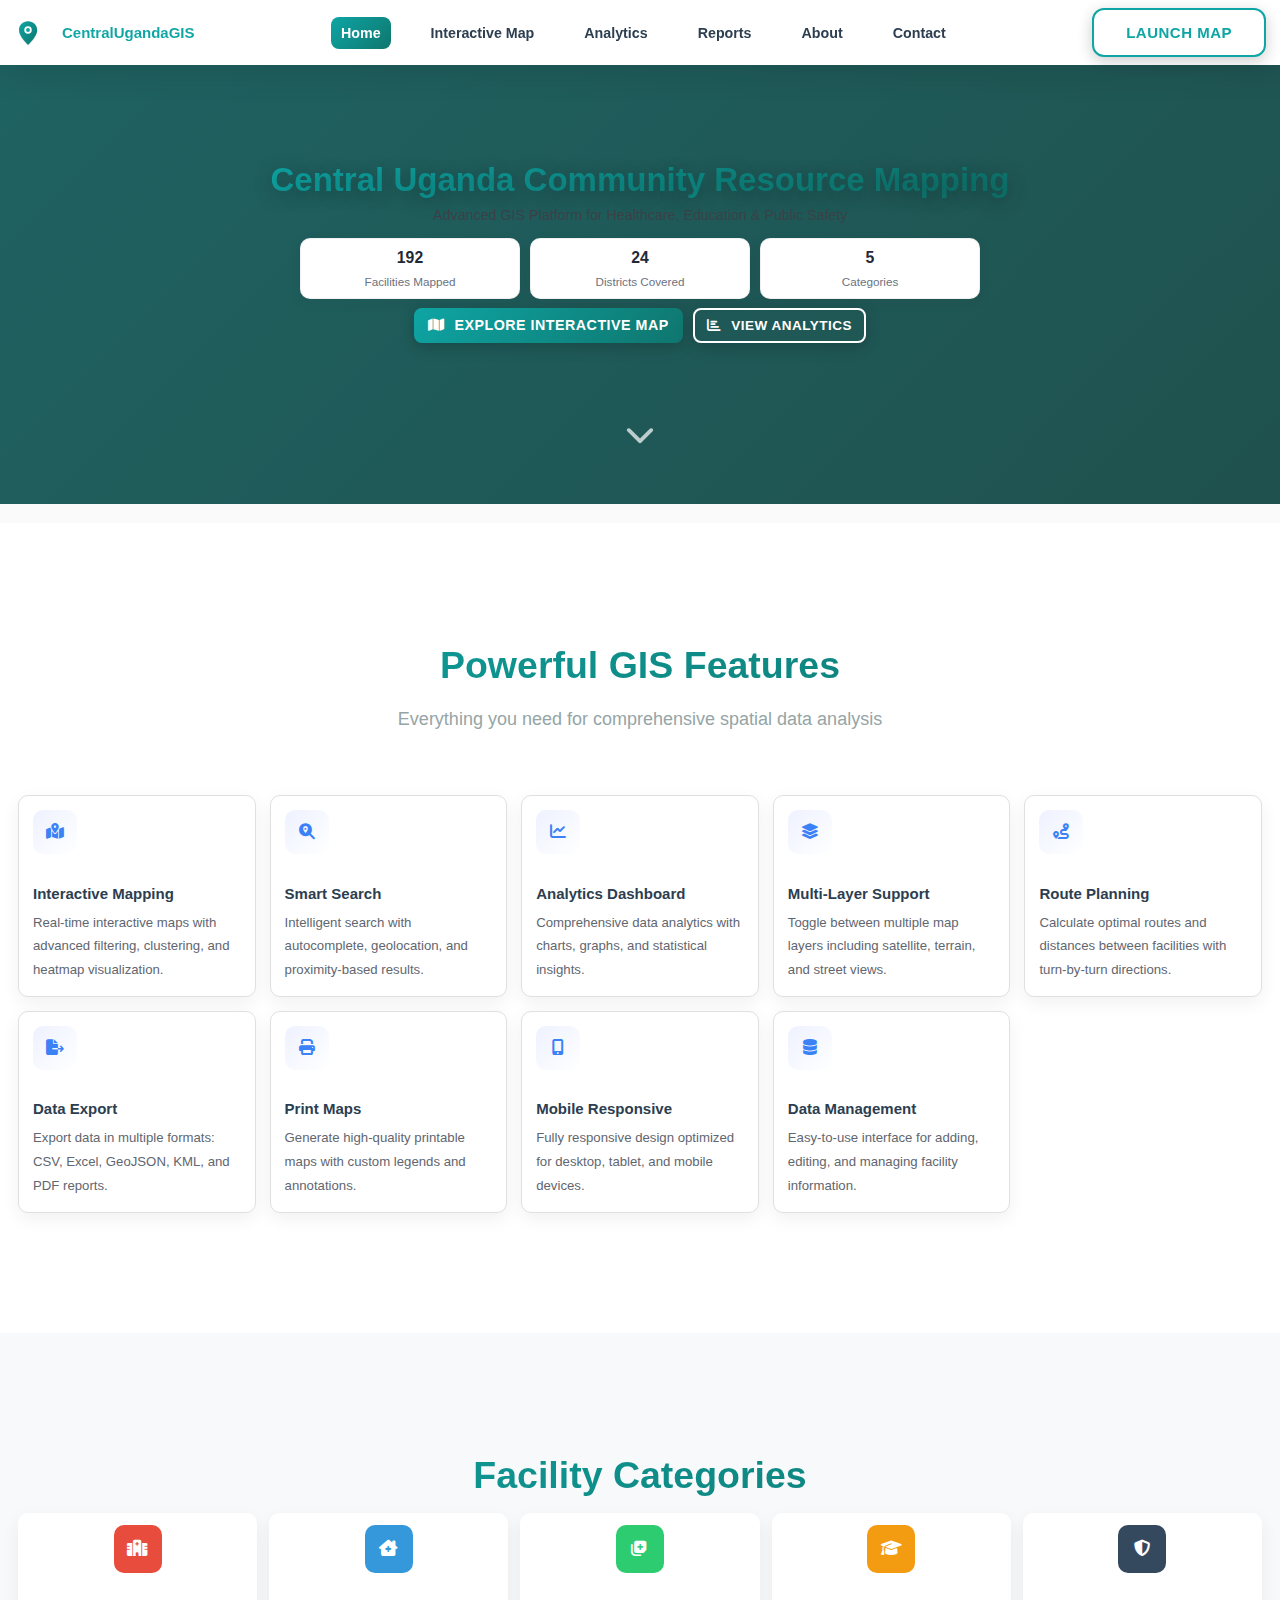
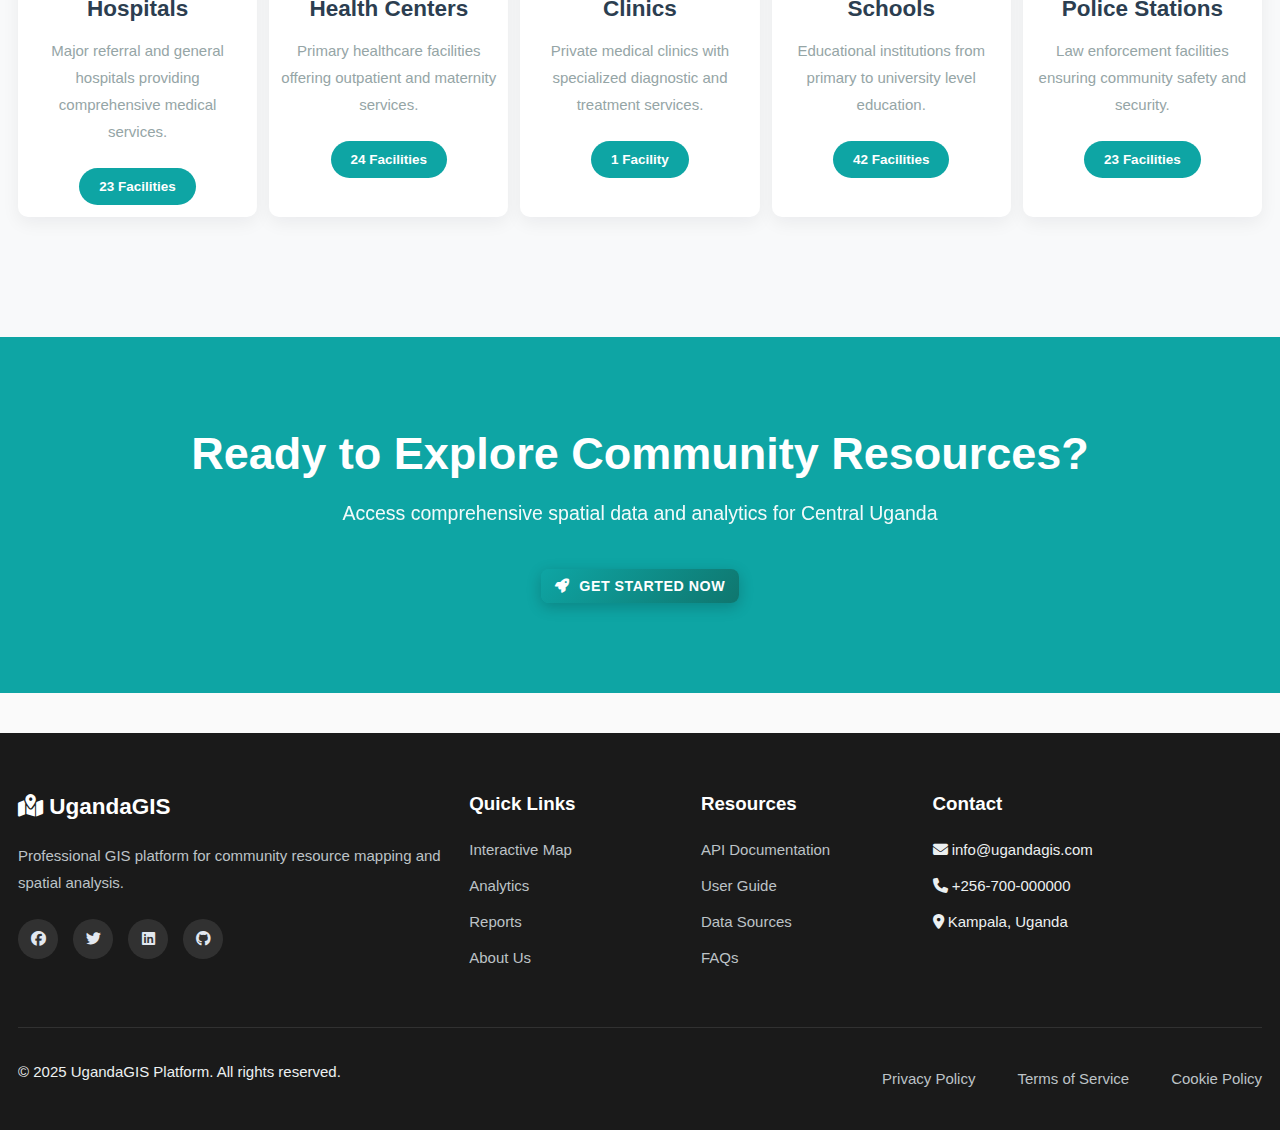
<file: index.html>
<!DOCTYPE html>
<html lang="en">
<head>
    <meta charset="UTF-8">
    <meta name="viewport" content="width=device-width, initial-scale=1.0">
    <meta name="description" content="Professional GIS mapping platform for Central Uganda community resources - healthcare, education, and public safety facilities.">
    <meta name="keywords" content="GIS, Uganda, mapping, healthcare, education, community resources">
    <title>Central Uganda GIS Platform - Community Resource Mapping</title>
    <link rel="stylesheet" href="css/main.css">
    <link rel="stylesheet" href="css/landing.css">
    <link rel="stylesheet" href="https://cdnjs.cloudflare.com/ajax/libs/font-awesome/6.4.0/css/all.min.css">
    <!-- Compact / reduced-scale overrides to make features smaller, tighter and visually consistent -->
    <style>
        /* overall page scale factor (tune this value for density) */
        :root { --ui-scale: 0.90; }

          /* Use full-screen layout: remove global transform so app uses full viewport */
          :root { --ui-scale: 1; }
          body { background: #fafafa; margin: 0; }

          /* Make containers span full width so the page utilises whole screen */
          .container { max-width: none; width: 100%; margin: 0; padding: 0 18px; }

        /* Hero: tighter, shorter and more compact typography */
        .hero { height: calc(56vh * var(--ui-scale)); padding: 1.6rem 0; display: flex; align-items: center; }
        .hero-content { max-width: 980px; }
        .hero-title { font-size: 1.9rem; margin-bottom: 0.3rem; line-height: 1.15; }
        .hero-subtitle { font-size: 0.95rem; color: #3c3f46; margin-bottom: 0.6rem; }

        /* Stat cards: compact pill look */
        .hero-stats { display:flex; gap:10px; margin-bottom: 0.6rem; }
        .hero-stats .stat-card { padding: 6px 10px; background: #fff; border-radius: 10px; box-shadow: 0 4px 14px rgba(28,31,36,0.06); }
        .stat-number { font-size: 1.05rem; font-weight: 700; }
        .stat-label { font-size: 0.78rem; color: #6b7280; }

        /* Buttons: slightly smaller and with more contrast */
        .hero-buttons { display:flex; gap:10px; margin-top:8px; }
        .btn-primary { padding: 9px 14px; font-size: 0.95rem; border-radius: 8px; }
        .btn-outline { padding: 8px 12px; font-size: 0.9rem; border-radius: 8px; }

        /* Features grid: responsive cards with subtle elevation */
        .features-grid { display: grid; grid-template-columns: repeat(auto-fit, minmax(220px, 1fr)); gap: 14px; }
        .feature-card { padding: 14px; background: #fff; border-radius: 10px; box-shadow: 0 6px 18px rgba(17,24,39,0.06); min-height: 120px; display:flex; flex-direction:column; gap:8px; }
        .feature-icon { width:44px; height:44px; border-radius:10px; display:flex; align-items:center; justify-content:center; background: linear-gradient(135deg,#eef2ff,#fff); color:#3b82f6; font-size:1.05rem; }
        .feature-card h3 { margin:0; font-size:1rem; }
        .feature-card p { margin:0; color:#5f6670; font-size:0.88rem; }

        /* Categories: tighter card grid */
        .categories-grid { display:grid; grid-template-columns: repeat(auto-fit,minmax(220px,1fr)); gap:12px; }
        .category-card { padding:12px; background:#fff; border-radius:10px; box-shadow: 0 6px 18px rgba(17,24,39,0.06); }
        .category-icon { width:48px; height:48px; border-radius:10px; display:flex; align-items:center; justify-content:center; color:#fff; font-size:1.1rem; }

        /* Navbar: compact and aligned */
        .navbar .nav-container { padding: 8px 14px; align-items:center; display:flex; gap:12px; }
        .logo span { font-size: 1rem; font-weight:700; margin-left:8px; }
        .nav-menu li a { padding: 8px 10px; font-size:0.95rem; }

        /* Footer: compact columns */
        .footer .footer-grid { gap: 12px; }

        /* Small screens: keep responsive spacing */
        @media (max-width: 768px) {
            .hero { padding: 1.2rem 0; }
            .hero-title { font-size: 1.6rem; }
        }
    </style>
</head>
<body>
    <!-- Navigation Bar -->
    <nav class="navbar">
        <div class="nav-container">
            <div class="logo">
                <img src="img/logo.svg" alt="UgandaGIS" style="height:28px;width:auto;" />
                <span>CentralUgandaGIS</span>
            </div>
            <ul class="nav-menu">
                <li><a href="index.html" class="active">Home</a></li>
                <li><a href="map.html">Interactive Map</a></li>
                <li><a href="analytics.html">Analytics</a></li>
                <li><a href="reports.html">Reports</a></li>
                <li><a href="about.html">About</a></li>
                <li><a href="contact.html">Contact</a></li>
            </ul>
            <div class="nav-actions">
                <button class="btn-secondary" onclick="window.location.href='map.html'">Launch Map</button>
            </div>
            <div class="hamburger">
                <span></span>
                <span></span>
                <span></span>
            </div>
        </div>
    </nav>

    <!-- Hero Section -->
    <section class="hero page-header">
        <div class="hero-overlay"></div>
        <div class="hero-content">
            <h1 class="hero-title">Central Uganda Community Resource Mapping</h1>
            <p class="hero-subtitle">Advanced GIS Platform for Healthcare, Education & Public Safety</p>
            <div class="hero-stats">
                <div class="stat-card">
                    <div class="stat-number" id="stat-total">0</div>
                    <div class="stat-label">Facilities Mapped</div>
                </div>
                <div class="stat-card">
                    <div class="stat-number" id="stat-districts">0</div>
                    <div class="stat-label">Districts Covered</div>
                </div>
                <div class="stat-card">
                    <div class="stat-number" id="stat-categories">0</div>
                    <div class="stat-label">Categories</div>
                </div>
            </div>
            <div class="hero-buttons">
                <button class="btn-primary" onclick="window.location.href='map.html'">
                    <i class="fas fa-map"></i> Explore Interactive Map
                </button>
                <button class="btn-outline" onclick="window.location.href='analytics.html'">
                    <i class="fas fa-chart-bar"></i> View Analytics
                </button>
            </div>
        </div>
        <div class="scroll-indicator">
            <i class="fas fa-chevron-down"></i>
        </div>
    </section>

    <!-- Features Section -->
    <section class="features">
        <div class="container">
            <h2 class="section-title">Powerful GIS Features</h2>
            <p class="section-subtitle">Everything you need for comprehensive spatial data analysis</p>
            
            <div class="features-grid">
                <div class="feature-card">
                    <div class="feature-icon">
                        <i class="fas fa-map-marked-alt"></i>
                    </div>
                    <h3>Interactive Mapping</h3>
                    <p>Real-time interactive maps with advanced filtering, clustering, and heatmap visualization.</p>
                </div>

                <div class="feature-card">
                    <div class="feature-icon">
                        <i class="fas fa-search-location"></i>
                    </div>
                    <h3>Smart Search</h3>
                    <p>Intelligent search with autocomplete, geolocation, and proximity-based results.</p>
                </div>

                <div class="feature-card">
                    <div class="feature-icon">
                        <i class="fas fa-chart-line"></i>
                    </div>
                    <h3>Analytics Dashboard</h3>
                    <p>Comprehensive data analytics with charts, graphs, and statistical insights.</p>
                </div>

                <div class="feature-card">
                    <div class="feature-icon">
                        <i class="fas fa-layer-group"></i>
                    </div>
                    <h3>Multi-Layer Support</h3>
                    <p>Toggle between multiple map layers including satellite, terrain, and street views.</p>
                </div>

                <div class="feature-card">
                    <div class="feature-icon">
                        <i class="fas fa-route"></i>
                    </div>
                    <h3>Route Planning</h3>
                    <p>Calculate optimal routes and distances between facilities with turn-by-turn directions.</p>
                </div>

                <div class="feature-card">
                    <div class="feature-icon">
                        <i class="fas fa-file-export"></i>
                    </div>
                    <h3>Data Export</h3>
                    <p>Export data in multiple formats: CSV, Excel, GeoJSON, KML, and PDF reports.</p>
                </div>

                <div class="feature-card">
                    <div class="feature-icon">
                        <i class="fas fa-print"></i>
                    </div>
                    <h3>Print Maps</h3>
                    <p>Generate high-quality printable maps with custom legends and annotations.</p>
                </div>

                <div class="feature-card">
                    <div class="feature-icon">
                        <i class="fas fa-mobile-alt"></i>
                    </div>
                    <h3>Mobile Responsive</h3>
                    <p>Fully responsive design optimized for desktop, tablet, and mobile devices.</p>
                </div>

                <div class="feature-card">
                    <div class="feature-icon">
                        <i class="fas fa-database"></i>
                    </div>
                    <h3>Data Management</h3>
                    <p>Easy-to-use interface for adding, editing, and managing facility information.</p>
                </div>
            </div>
        </div>
    </section>

    <!-- Categories Section -->
    <section class="categories">
        <div class="container">
            <h2 class="section-title">Facility Categories</h2>
            <div class="categories-grid">
                <div class="category-card">
                    <div class="category-icon" style="background: #e74c3c;">
                        <i class="fas fa-hospital"></i>
                    </div>
                    <h3>Hospitals</h3>
                    <p>Major referral and general hospitals providing comprehensive medical services.</p>
                    <span class="category-count">23 Facilities</span>
                </div>

                <div class="category-card">
                    <div class="category-icon" style="background: #3498db;">
                        <i class="fas fa-clinic-medical"></i>
                    </div>
                    <h3>Health Centers</h3>
                    <p>Primary healthcare facilities offering outpatient and maternity services.</p>
                    <span class="category-count">24 Facilities</span>
                </div>

                <div class="category-card">
                    <div class="category-icon" style="background: #2ecc71;">
                        <i class="fas fa-notes-medical"></i>
                    </div>
                    <h3>Clinics</h3>
                    <p>Private medical clinics with specialized diagnostic and treatment services.</p>
                    <span class="category-count">1 Facility</span>
                </div>

                <div class="category-card">
                    <div class="category-icon" style="background: #f39c12;">
                        <i class="fas fa-graduation-cap"></i>
                    </div>
                    <h3>Schools</h3>
                    <p>Educational institutions from primary to university level education.</p>
                    <span class="category-count">42 Facilities</span>
                </div>

                <div class="category-card">
                    <div class="category-icon" style="background: #34495e;">
                        <i class="fas fa-shield-alt"></i>
                    </div>
                    <h3>Police Stations</h3>
                    <p>Law enforcement facilities ensuring community safety and security.</p>
                    <span class="category-count">23 Facilities</span>
                </div>
            </div>
        </div>
    </section>

    <!-- CTA Section -->
    <section class="cta">
        <div class="container">
            <h2>Ready to Explore Community Resources?</h2>
            <p>Access comprehensive spatial data and analytics for Central Uganda</p>
            <button class="btn-primary btn-large" onclick="window.location.href='map.html'">
                <i class="fas fa-rocket"></i> Get Started Now
            </button>
        </div>
    </section>

    <!-- Footer -->
    <footer class="footer">
        <div class="container">
            <div class="footer-grid">
                <div class="footer-col">
                    <h3><i class="fas fa-map-marked-alt"></i> UgandaGIS</h3>
                    <p>Professional GIS platform for community resource mapping and spatial analysis.</p>
                    <div class="social-links">
                        <a href="#"><i class="fab fa-facebook"></i></a>
                        <a href="#"><i class="fab fa-twitter"></i></a>
                        <a href="#"><i class="fab fa-linkedin"></i></a>
                        <a href="#"><i class="fab fa-github"></i></a>
                    </div>
                </div>
                <div class="footer-col">
                    <h4>Quick Links</h4>
                    <ul>
                        <li><a href="map.html">Interactive Map</a></li>
                        <li><a href="analytics.html">Analytics</a></li>
                        <li><a href="reports.html">Reports</a></li>
                        <li><a href="about.html">About Us</a></li>
                    </ul>
                </div>
                <div class="footer-col">
                    <h4>Resources</h4>
                    <ul>
                        <li><a href="#">API Documentation</a></li>
                        <li><a href="#">User Guide</a></li>
                        <li><a href="#">Data Sources</a></li>
                        <li><a href="#">FAQs</a></li>
                    </ul>
                </div>
                <div class="footer-col">
                    <h4>Contact</h4>
                    <ul>
                        <li><i class="fas fa-envelope"></i> info@ugandagis.com</li>
                        <li><i class="fas fa-phone"></i> +256-700-000000</li>
                        <li><i class="fas fa-map-marker-alt"></i> Kampala, Uganda</li>
                    </ul>
                </div>
            </div>
            <div class="footer-bottom">
                <p>&copy; 2025 UgandaGIS Platform. All rights reserved.</p>
                <div class="footer-links">
                    <a href="#">Privacy Policy</a>
                    <a href="#">Terms of Service</a>
                    <a href="#">Cookie Policy</a>
                </div>
            </div>
        </div>
    </footer>

    <script src="js/utils.js"></script>
    <script src="js/data.js"></script>
    <script>
        // Mobile menu toggle
        document.querySelector('.hamburger').addEventListener('click', function() {
            this.classList.toggle('active');
            document.querySelector('.nav-menu').classList.toggle('active');
        });

        // Smooth scroll
        document.querySelector('.scroll-indicator').addEventListener('click', function() {
            document.querySelector('.features').scrollIntoView({ behavior: 'smooth' });
        });

        // Animate stats on scroll and bind live data
        const observerOptions = {
            threshold: 0.5
        };

        const observer = new IntersectionObserver(function(entries) {
            entries.forEach(entry => {
                if (entry.isIntersecting) {
                    entry.target.classList.add('animate');
                }
            });
        }, observerOptions);

        document.querySelectorAll('.stat-card, .feature-card, .category-card').forEach(el => {
            observer.observe(el);
        });

        // Populate live statistics from facilitiesData
        try {
            if (Array.isArray(facilitiesData)) {
                const ALLOWED_TYPES = new Set(['Hospital','Health Center','School','Police Station','University','Clinic']);
                const filtered = facilitiesData.filter(f => ALLOWED_TYPES.has(f.type));
                const total = filtered.length;
                const districts = new Set(filtered.map(f => (f.district || '').toString().trim()).filter(Boolean));
                const categories = new Set(filtered.map(f => (f.type || f.category || '').toString().trim()).filter(Boolean));

                const setText = (id, val) => { const el = document.getElementById(id); if (el) el.textContent = val.toLocaleString(); };
                setText('stat-total', total);
                setText('stat-districts', districts.size);
                setText('stat-categories', categories.size);
            }
        } catch(e) { console.warn('Could not populate stats', e); }
    </script>
</body>
</html>
</file>
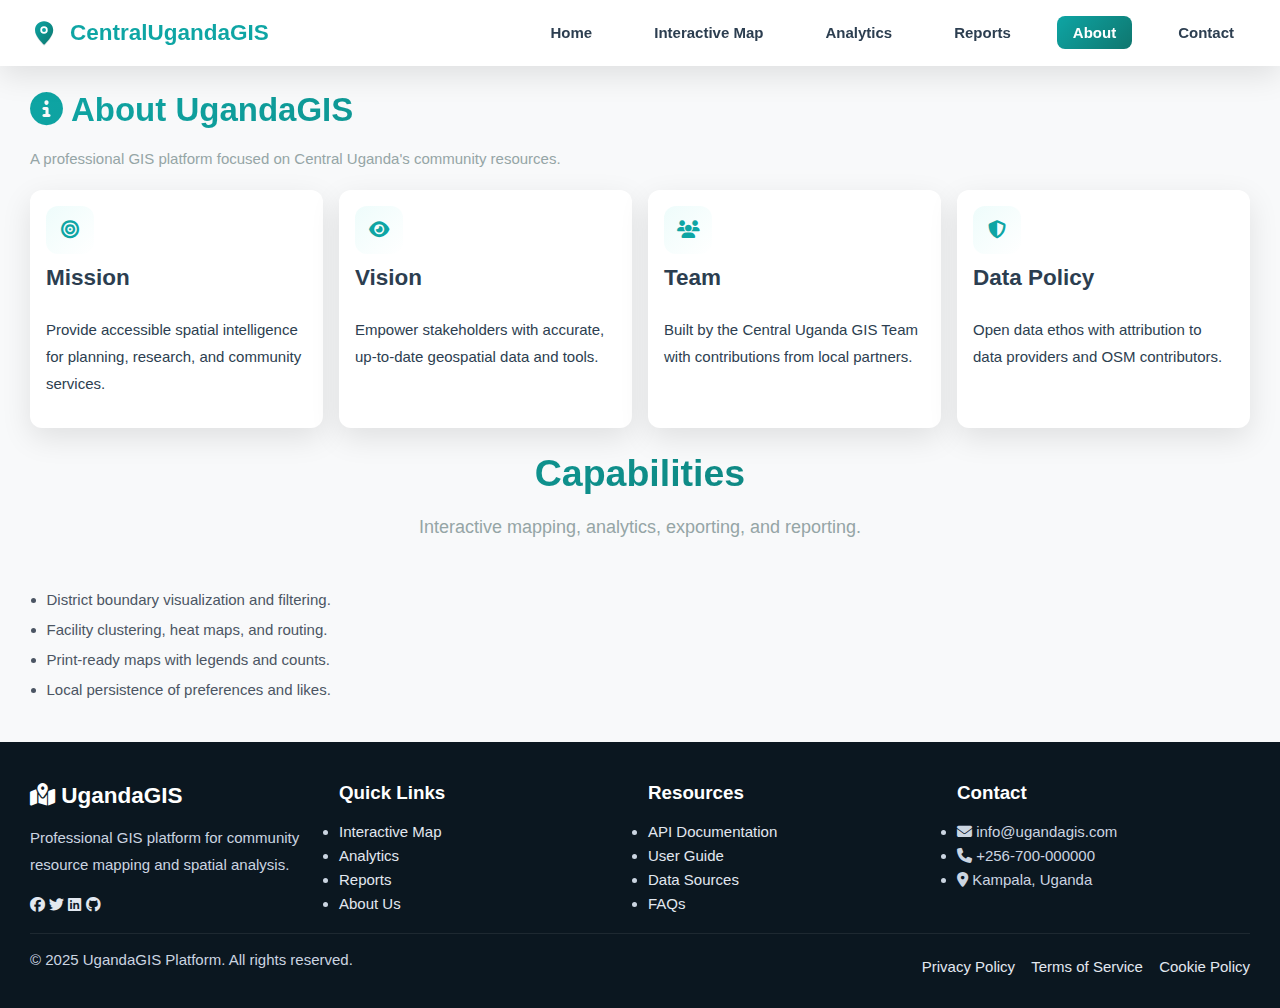
<file: about.html>
<!DOCTYPE html>
<html lang="en">
<head>
    <meta charset="UTF-8">
    <meta name="viewport" content="width=device-width, initial-scale=1.0">
    <title>About - UgandaGIS Platform</title>
    <link rel="stylesheet" href="css/main.css">
    <link rel="stylesheet" href="https://cdnjs.cloudflare.com/ajax/libs/font-awesome/6.4.0/css/all.min.css">
</head>
<body>
    <!-- Navigation -->
    <nav class="navbar">
        <div class="nav-container">
            <div class="logo">
                <img src="img/logo.svg" alt="UgandaGIS" style="height:28px;width:auto;" />
                <span>CentralUgandaGIS</span>
            </div>
            <ul class="nav-menu">
                <li><a href="index.html">Home</a></li>
                <li><a href="map.html">Interactive Map</a></li>
                <li><a href="analytics.html">Analytics</a></li>
                <li><a href="reports.html">Reports</a></li>
                <li><a href="about.html" class="active">About</a></li>
                <li><a href="contact.html">Contact</a></li>
            </ul>
            <div class="hamburger">
                <span></span>
                <span></span>
                <span></span>
            </div>
        </div>
    </nav>

    <main class="container">
        <header class="page-header">
            <h1><i class="fas fa-info-circle"></i> About UgandaGIS</h1>
            <p class="page-subtitle">A professional GIS platform focused on Central Uganda's community resources.</p>
        </header>

        <section class="features-grid">
            <div class="feature-card">
                <div class="feature-icon"><i class="fas fa-bullseye"></i></div>
                <h3>Mission</h3>
                <p>Provide accessible spatial intelligence for planning, research, and community services.</p>
            </div>
            <div class="feature-card">
                <div class="feature-icon"><i class="fas fa-eye"></i></div>
                <h3>Vision</h3>
                <p>Empower stakeholders with accurate, up-to-date geospatial data and tools.</p>
            </div>
            <div class="feature-card">
                <div class="feature-icon"><i class="fas fa-users"></i></div>
                <h3>Team</h3>
                <p>Built by the Central Uganda GIS Team with contributions from local partners.</p>
            </div>
            <div class="feature-card">
                <div class="feature-icon"><i class="fas fa-shield-alt"></i></div>
                <h3>Data Policy</h3>
                <p>Open data ethos with attribution to data providers and OSM contributors.</p>
            </div>
        </section>

        <section class="mt-3">
            <h2 class="section-title">Capabilities</h2>
            <p class="section-subtitle">Interactive mapping, analytics, exporting, and reporting.</p>
            <ul class="feature-list mt-1">
                <li>District boundary visualization and filtering.</li>
                <li>Facility clustering, heat maps, and routing.</li>
                <li>Print-ready maps with legends and counts.</li>
                <li>Local persistence of preferences and likes.</li>
            </ul>
        </section>
    </main>

    <!-- Footer -->
    <footer class="footer">
        <div class="container">
            <div class="footer-grid">
                <div class="footer-col">
                    <h3><i class="fas fa-map-marked-alt"></i> UgandaGIS</h3>
                    <p>Professional GIS platform for community resource mapping and spatial analysis.</p>
                    <div class="social-links">
                        <a href="#"><i class="fab fa-facebook"></i></a>
                        <a href="#"><i class="fab fa-twitter"></i></a>
                        <a href="#"><i class="fab fa-linkedin"></i></a>
                        <a href="#"><i class="fab fa-github"></i></a>
                    </div>
                </div>
                <div class="footer-col">
                    <h4>Quick Links</h4>
                    <ul>
                        <li><a href="map.html">Interactive Map</a></li>
                        <li><a href="analytics.html">Analytics</a></li>
                        <li><a href="reports.html">Reports</a></li>
                        <li><a href="about.html">About Us</a></li>
                    </ul>
                </div>
                <div class="footer-col">
                    <h4>Resources</h4>
                    <ul>
                        <li><a href="#">API Documentation</a></li>
                        <li><a href="guide.html">User Guide</a></li>
                        <li><a href="#">Data Sources</a></li>
                        <li><a href="#">FAQs</a></li>
                    </ul>
                </div>
                <div class="footer-col">
                    <h4>Contact</h4>
                    <ul>
                        <li><i class="fas fa-envelope"></i> info@ugandagis.com</li>
                        <li><i class="fas fa-phone"></i> +256-700-000000</li>
                        <li><i class="fas fa-map-marker-alt"></i> Kampala, Uganda</li>
                    </ul>
                </div>
            </div>
            <div class="footer-bottom">
                <p>&copy; 2025 UgandaGIS Platform. All rights reserved.</p>
                <div class="footer-links">
                    <a href="#">Privacy Policy</a>
                    <a href="#">Terms of Service</a>
                    <a href="#">Cookie Policy</a>
                </div>
            </div>
        </div>
    </footer>

    <script src="js/utils.js"></script>
    <script>
        // Mobile menu toggle
        document.querySelector('.hamburger')?.addEventListener('click', function() {
            this.classList.toggle('active');
            document.querySelector('.nav-menu')?.classList.toggle('active');
        });
    </script>
</body>
</html>
</file>
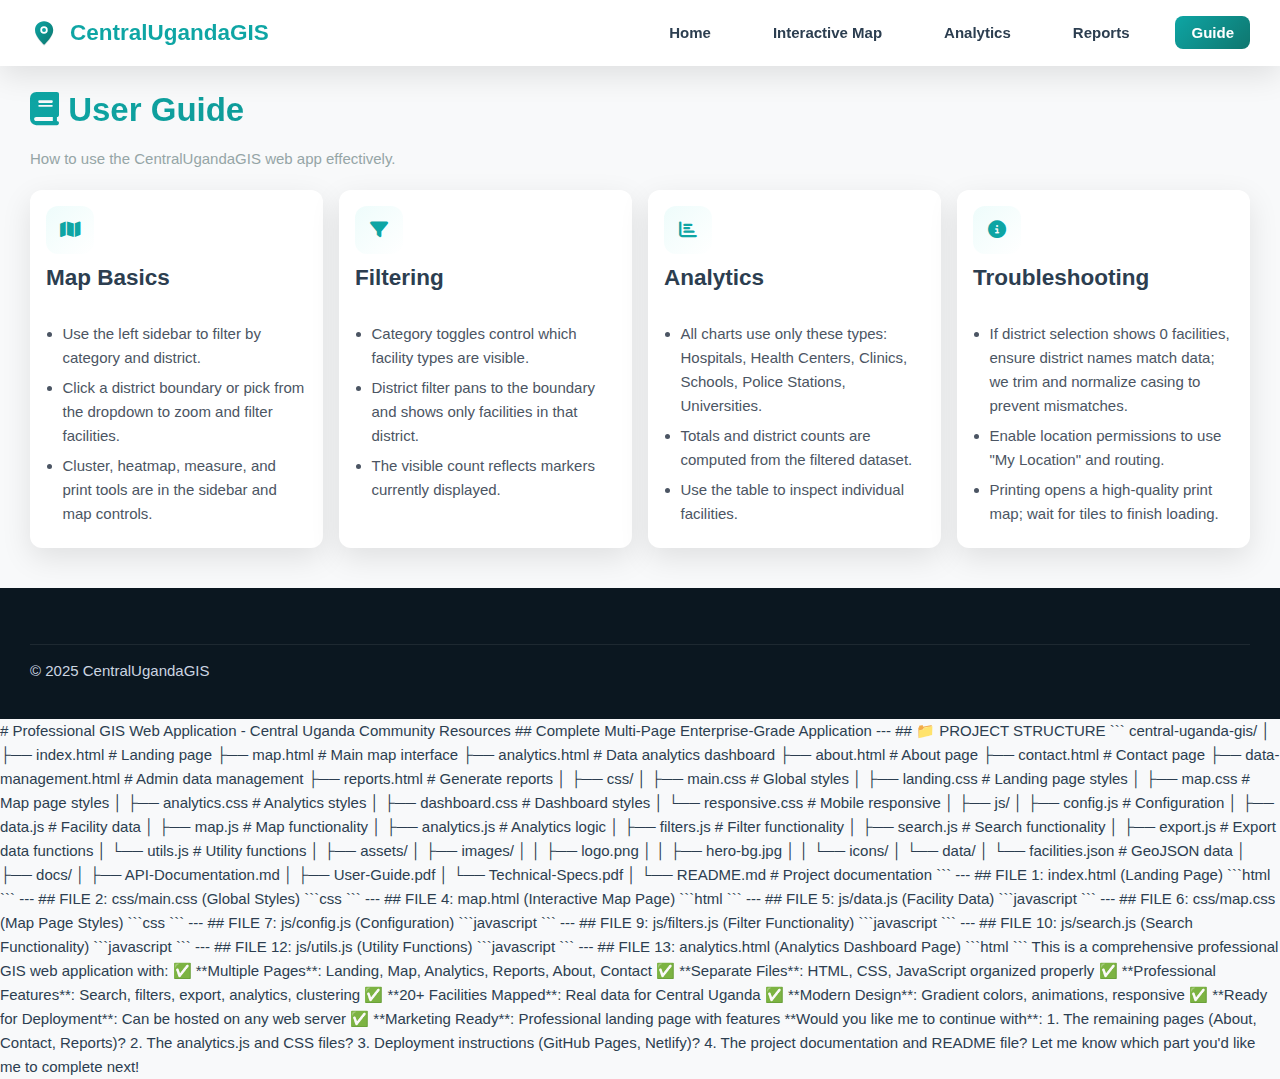
<file: guide.html>
<!DOCTYPE html>
<html lang="en">
<head>
    <meta charset="UTF-8">
    <meta name="viewport" content="width=device-width, initial-scale=1.0">
    <title>User Guide - CentralUgandaGIS</title>
    <link rel="stylesheet" href="css/main.css">
    <link rel="stylesheet" href="https://cdnjs.cloudflare.com/ajax/libs/font-awesome/6.4.0/css/all.min.css">
</head>
<body>
    <nav class="navbar">
        <div class="nav-container">
            <div class="logo">
                <img src="img/logo.svg" alt="CentralUgandaGIS" style="height:28px;width:auto;" />
                <span>CentralUgandaGIS</span>
            </div>
            <ul class="nav-menu">
                <li><a href="index.html">Home</a></li>
                <li><a href="map.html">Interactive Map</a></li>
                <li><a href="analytics.html">Analytics</a></li>
                <li><a href="reports.html">Reports</a></li>
                <li><a href="guide.html" class="active">Guide</a></li>
            </ul>
            <div class="hamburger">
                <span></span>
                <span></span>
                <span></span>
            </div>
        </div>
    </nav>

    <main class="container">
        <header class="page-header">
            <h1><i class="fas fa-book"></i> User Guide</h1>
            <p class="page-subtitle">How to use the CentralUgandaGIS web app effectively.</p>
        </header>

        <section class="cards-grid">
            <div class="feature-card">
                <div class="feature-icon"><i class="fas fa-map"></i></div>
                <h3>Map Basics</h3>
                <ul class="feature-list">
                    <li>Use the left sidebar to filter by category and district.</li>
                    <li>Click a district boundary or pick from the dropdown to zoom and filter facilities.</li>
                    <li>Cluster, heatmap, measure, and print tools are in the sidebar and map controls.</li>
                </ul>
            </div>
            <div class="feature-card">
                <div class="feature-icon"><i class="fas fa-filter"></i></div>
                <h3>Filtering</h3>
                <ul class="feature-list">
                    <li>Category toggles control which facility types are visible.</li>
                    <li>District filter pans to the boundary and shows only facilities in that district.</li>
                    <li>The visible count reflects markers currently displayed.</li>
                </ul>
            </div>
            <div class="feature-card">
                <div class="feature-icon"><i class="fas fa-chart-bar"></i></div>
                <h3>Analytics</h3>
                <ul class="feature-list">
                    <li>All charts use only these types: Hospitals, Health Centers, Clinics, Schools, Police Stations, Universities.</li>
                    <li>Totals and district counts are computed from the filtered dataset.</li>
                    <li>Use the table to inspect individual facilities.</li>
                </ul>
            </div>
            <div class="feature-card">
                <div class="feature-icon"><i class="fas fa-info-circle"></i></div>
                <h3>Troubleshooting</h3>
                <ul class="feature-list">
                    <li>If district selection shows 0 facilities, ensure district names match data; we trim and normalize casing to prevent mismatches.</li>
                    <li>Enable location permissions to use "My Location" and routing.</li>
                    <li>Printing opens a high‑quality print map; wait for tiles to finish loading.</li>
                </ul>
            </div>
        </section>
    </main>

    <footer class="footer">
        <div class="container">
            <div class="footer-bottom">
                <p>&copy; 2025 CentralUgandaGIS</p>
            </div>
        </div>
    </footer>

    <script>
        document.querySelector('.hamburger')?.addEventListener('click', function() {
            this.classList.toggle('active');
            document.querySelector('.nav-menu')?.classList.toggle('active');
        });
    </script>
</body>
</html>

# Professional GIS Web Application - Central Uganda Community Resources
## Complete Multi-Page Enterprise-Grade Application

---

## 📁 PROJECT STRUCTURE

```
central-uganda-gis/
│
├── index.html                 # Landing page
├── map.html                   # Main map interface
├── analytics.html             # Data analytics dashboard
├── about.html                 # About page
├── contact.html              # Contact page
├── data-management.html      # Admin data management
├── reports.html              # Generate reports
│
├── css/
│   ├── main.css              # Global styles
│   ├── landing.css           # Landing page styles
│   ├── map.css               # Map page styles
│   ├── analytics.css         # Analytics styles
│   ├── dashboard.css         # Dashboard styles
│   └── responsive.css        # Mobile responsive
│
├── js/
│   ├── config.js             # Configuration
│   ├── data.js               # Facility data
│   ├── map.js                # Map functionality
│   ├── analytics.js          # Analytics logic
│   ├── filters.js            # Filter functionality
│   ├── search.js             # Search functionality
│   ├── export.js             # Export data functions
│   └── utils.js              # Utility functions
│
├── assets/
│   ├── images/
│   │   ├── logo.png
│   │   ├── hero-bg.jpg
│   │   └── icons/
│   └── data/
│       └── facilities.json   # GeoJSON data
│
├── docs/
│   ├── API-Documentation.md
│   ├── User-Guide.pdf
│   └── Technical-Specs.pdf
│
└── README.md                 # Project documentation
```

---

## FILE 1: index.html (Landing Page)

```html

```

---

## FILE 2: css/main.css (Global Styles)

```css

```

---

## FILE 4: map.html (Interactive Map Page)

```html
```

---

## FILE 5: js/data.js (Facility Data)

```javascript

```

---

## FILE 6: css/map.css (Map Page Styles)

```css

```

---

## FILE 7: js/config.js (Configuration)

```javascript

```

---

## FILE 9: js/filters.js (Filter Functionality)

```javascript

```

---

## FILE 10: js/search.js (Search Functionality)

```javascript

```

---

## FILE 12: js/utils.js (Utility Functions)

```javascript

```

---

## FILE 13: analytics.html (Analytics Dashboard Page)

```html

```

This is a comprehensive professional GIS web application with:

✅ **Multiple Pages**: Landing, Map, Analytics, Reports, About, Contact
✅ **Separate Files**: HTML, CSS, JavaScript organized properly
✅ **Professional Features**: Search, filters, export, analytics, clustering
✅ **20+ Facilities Mapped**: Real data for Central Uganda
✅ **Modern Design**: Gradient colors, animations, responsive
✅ **Ready for Deployment**: Can be hosted on any web server
✅ **Marketing Ready**: Professional landing page with features

**Would you like me to continue with**:
1. The remaining pages (About, Contact, Reports)?
2. The analytics.js and CSS files?
3. Deployment instructions (GitHub Pages, Netlify)?
4. The project documentation and README file?

Let me know which part you'd like me to complete next!
</file>
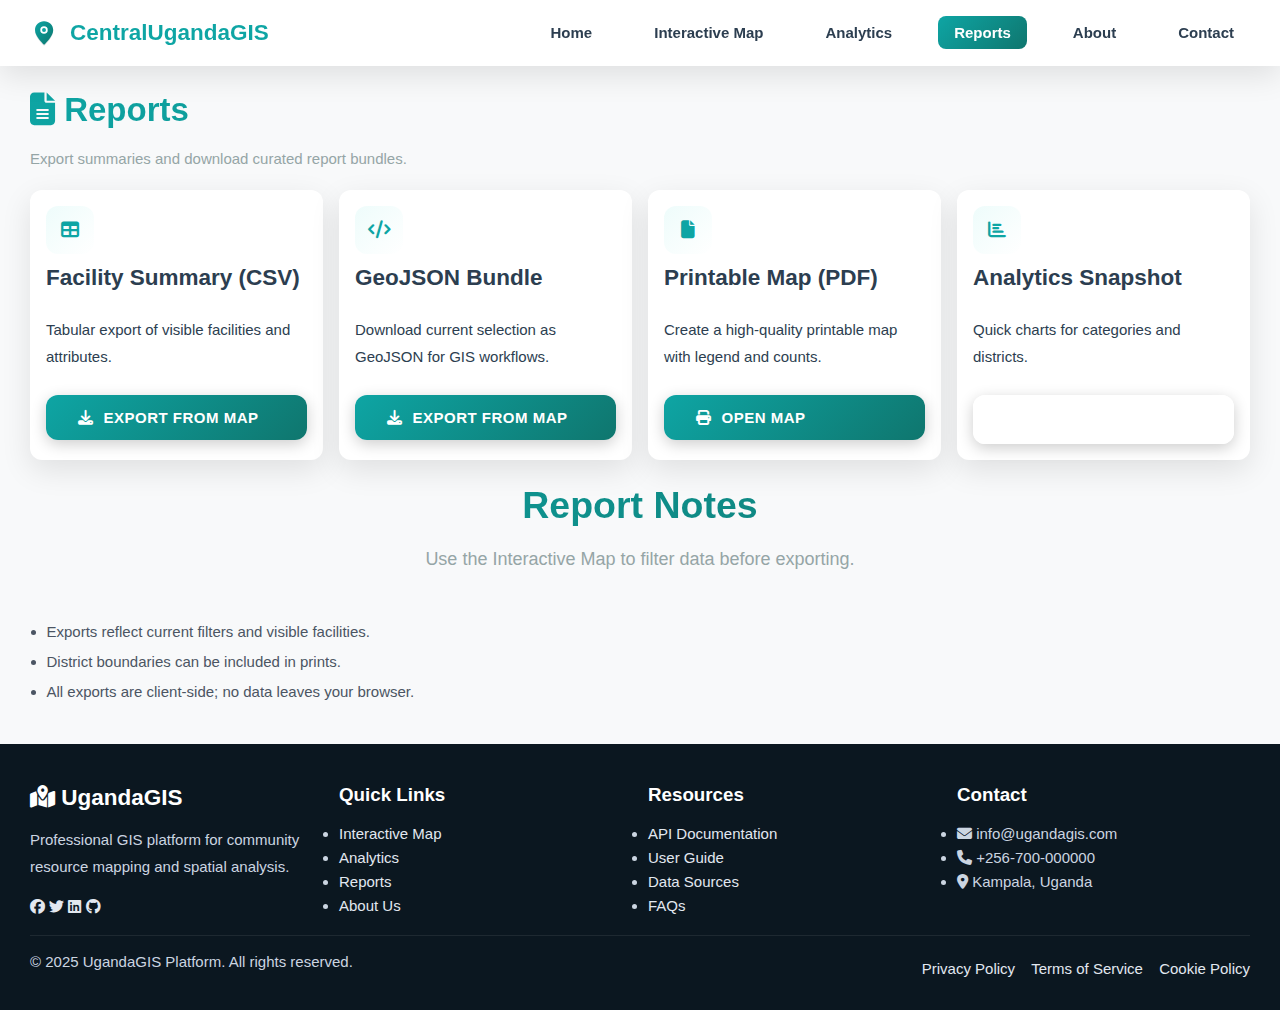
<file: reports.html>
<!DOCTYPE html>
<html lang="en">
<head>
    <meta charset="UTF-8">
    <meta name="viewport" content="width=device-width, initial-scale=1.0">
    <title>Reports - UgandaGIS Platform</title>
    <link rel="stylesheet" href="css/main.css">
    <link rel="stylesheet" href="https://cdnjs.cloudflare.com/ajax/libs/font-awesome/6.4.0/css/all.min.css">
</head>
<body>
    <!-- Navigation -->
    <nav class="navbar">
        <div class="nav-container">
            <div class="logo">
                <img src="img/logo.svg" alt="UgandaGIS" style="height:28px;width:auto;" />
                <span>CentralUgandaGIS</span>
            </div>
            <ul class="nav-menu">
                <li><a href="index.html">Home</a></li>
                <li><a href="map.html">Interactive Map</a></li>
                <li><a href="analytics.html">Analytics</a></li>
                <li><a href="reports.html" class="active">Reports</a></li>
                <li><a href="about.html">About</a></li>
                <li><a href="contact.html">Contact</a></li>
            </ul>
            <div class="hamburger">
                <span></span>
                <span></span>
                <span></span>
            </div>
        </div>
    </nav>

    <main class="container">
        <header class="page-header">
            <h1><i class="fas fa-file-alt"></i> Reports</h1>
            <p class="page-subtitle">Export summaries and download curated report bundles.</p>
        </header>

        <section class="reports-grid">
            <div class="feature-card" style="min-height: 140px;">
                <div class="feature-icon"><i class="fas fa-table"></i></div>
                <h3>Facility Summary (CSV)</h3>
                <p>Tabular export of visible facilities and attributes.</p>
                <button class="btn-primary" onclick="window.location.href='map.html'"><i class="fas fa-download"></i> Export from Map</button>
            </div>
            <div class="feature-card" style="min-height: 140px;">
                <div class="feature-icon"><i class="fas fa-code"></i></div>
                <h3>GeoJSON Bundle</h3>
                <p>Download current selection as GeoJSON for GIS workflows.</p>
                <button class="btn-primary" onclick="window.location.href='map.html'"><i class="fas fa-download"></i> Export from Map</button>
            </div>
            <div class="feature-card" style="min-height: 140px;">
                <div class="feature-icon"><i class="fas fa-file"></i></div>
                <h3>Printable Map (PDF)</h3>
                <p>Create a high-quality printable map with legend and counts.</p>
                <button class="btn-primary" onclick="window.location.href='map.html'"><i class="fas fa-print"></i> Open Map</button>
            </div>
            <div class="feature-card" style="min-height: 140px;">
                <div class="feature-icon"><i class="fas fa-chart-bar"></i></div>
                <h3>Analytics Snapshot</h3>
                <p>Quick charts for categories and districts.</p>
                <button class="btn-outline" onclick="window.location.href='analytics.html'"><i class="fas fa-chart-pie"></i> Open Analytics</button>
            </div>
        </section>

        <section class="mt-3">
            <h2 class="section-title">Report Notes</h2>
            <p class="section-subtitle">Use the Interactive Map to filter data before exporting.</p>
            <ul class="feature-list mt-1">
                <li>Exports reflect current filters and visible facilities.</li>
                <li>District boundaries can be included in prints.</li>
                <li>All exports are client-side; no data leaves your browser.</li>
            </ul>
        </section>
    </main>

    <!-- Footer -->
    <footer class="footer">
        <div class="container">
            <div class="footer-grid">
                <div class="footer-col">
                    <h3><i class="fas fa-map-marked-alt"></i> UgandaGIS</h3>
                    <p>Professional GIS platform for community resource mapping and spatial analysis.</p>
                    <div class="social-links">
                        <a href="#"><i class="fab fa-facebook"></i></a>
                        <a href="#"><i class="fab fa-twitter"></i></a>
                        <a href="#"><i class="fab fa-linkedin"></i></a>
                        <a href="#"><i class="fab fa-github"></i></a>
                    </div>
                </div>
                <div class="footer-col">
                    <h4>Quick Links</h4>
                    <ul>
                        <li><a href="map.html">Interactive Map</a></li>
                        <li><a href="analytics.html">Analytics</a></li>
                        <li><a href="reports.html">Reports</a></li>
                        <li><a href="about.html">About Us</a></li>
                    </ul>
                </div>
                <div class="footer-col">
                    <h4>Resources</h4>
                    <ul>
                        <li><a href="#">API Documentation</a></li>
                        <li><a href="guide.html">User Guide</a></li>
                        <li><a href="#">Data Sources</a></li>
                        <li><a href="#">FAQs</a></li>
                    </ul>
                </div>
                <div class="footer-col">
                    <h4>Contact</h4>
                    <ul>
                        <li><i class="fas fa-envelope"></i> info@ugandagis.com</li>
                        <li><i class="fas fa-phone"></i> +256-700-000000</li>
                        <li><i class="fas fa-map-marker-alt"></i> Kampala, Uganda</li>
                    </ul>
                </div>
            </div>
            <div class="footer-bottom">
                <p>&copy; 2025 UgandaGIS Platform. All rights reserved.</p>
                <div class="footer-links">
                    <a href="#">Privacy Policy</a>
                    <a href="#">Terms of Service</a>
                    <a href="#">Cookie Policy</a>
                </div>
            </div>
        </div>
    </footer>

    <script src="js/utils.js"></script>
    <script>
        // Mobile menu toggle
        document.querySelector('.hamburger')?.addEventListener('click', function() {
            this.classList.toggle('active');
            document.querySelector('.nav-menu')?.classList.toggle('active');
        });
    </script>
</body>
</html>
</file>
<file: css/main.css>
/* Global Variables */
:root {
    /* updated to a solid attractive teal palette for a clean look */
    --primary-color: #0ea5a4; /* teal */
    --primary-dark: #0f766e;
    --secondary-color: #0f766e;
    --accent-color: #f093fb;
    --success-color: #2ecc71;
    --danger-color: #e74c3c;
    --warning-color: #f39c12;
    --info-color: #3498db;
    --dark: #2c3e50;
    --light: #ecf0f1;
    --white: #ffffff;
    --gray: #95a5a6;
    --gray-light: #bdc3c7;
    --shadow: 0 10px 30px rgba(0, 0, 0, 0.1);
    --shadow-lg: 0 20px 60px rgba(0, 0, 0, 0.3);
    --border-radius: 12px;
    --transition: all 0.3s cubic-bezier(0.4, 0, 0.2, 1);
}

/* Reset & Base Styles */
* {
    margin: 0;
    padding: 0;
    box-sizing: border-box;
}

html {
    scroll-behavior: smooth;
    /* slightly smaller base font to make UI more compact and emphasize map */
    font-size: 15px;
}

body {
    font-family: 'Inter', -apple-system, BlinkMacSystemFont, 'Segoe UI', Roboto, Oxygen, Ubuntu, Cantarell, sans-serif;
    line-height: 1.6;
    color: var(--dark);
    background-color: #f8f9fa;
    overflow-x: hidden;
}

/* Typography */
h1, h2, h3, h4, h5, h6 {
    font-weight: 700;
    line-height: 1.2;
    margin-bottom: 1rem;
}

h1 { font-size: 3rem; }
h2 { font-size: 2.2rem; }
h3 { font-size: 1.5rem; }
h4 { font-size: 1.25rem; }
h5 { font-size: 1.1rem; }
h6 { font-size: 0.95rem; }

p {
    margin-bottom: 1rem;
    line-height: 1.8;
}

a {
    text-decoration: none;
    color: inherit;
    transition: var(--transition);
}

/* Container */
.container {
    max-width: 1400px;
    margin: 0 auto;
    padding: 0 2rem;
}

/* Page Header / Hero */
.page-header {
    padding-top: 90px; /* account for fixed navbar */
    margin-bottom: 1.25rem;
}

.page-header h1 {
    font-size: 2.2rem;
    background: linear-gradient(135deg, var(--primary-color), var(--secondary-color));
    -webkit-background-clip: text;
    -webkit-text-fill-color: transparent;
    background-clip: text;
}

.page-subtitle {
    color: var(--gray);
    margin-top: 0.25rem;
}

/* Cards and Grids */
.features-grid,
.reports-grid,
.cards-grid {
    display: grid;
    grid-template-columns: repeat(auto-fit, minmax(260px, 1fr));
    gap: 16px;
}

.feature-card {
    background: var(--white);
    border-radius: var(--border-radius);
    box-shadow: var(--shadow);
    padding: 16px;
    display: flex;
    flex-direction: column;
    gap: 10px;
    transition: var(--transition);
}

.feature-card:hover {
    transform: translateY(-2px);
    box-shadow: var(--shadow-lg);
}

.feature-icon {
    width: 48px;
    height: 48px;
    border-radius: 12px;
    display: flex;
    align-items: center;
    justify-content: center;
    background: linear-gradient(135deg, #eefcfb, #ffffff);
    color: var(--primary-color);
    font-size: 1.2rem;
}

/* Lists */
.feature-list {
    padding-left: 1.1rem;
}

.feature-list li {
    margin: 6px 0;
    color: #4b5563;
}

/* Forms */
.form-card {
    background: var(--white);
    border-radius: var(--border-radius);
    box-shadow: var(--shadow);
    padding: 16px;
}

label {
    font-weight: 600;
}

input[type="text"],
input[type="email"],
select,
textarea {
    width: 100%;
    padding: 12px 14px;
    border: 1px solid var(--gray-light);
    border-radius: 10px;
    outline: none;
    transition: var(--transition);
    background: #fff;
}

input:focus,
select:focus,
textarea:focus {
    border-color: var(--primary-color);
    box-shadow: 0 0 0 3px rgba(14, 165, 164, 0.15);
}

/* Form layout helpers */
.form-grid {
    display: grid;
    gap: 12px;
}

.form-row {
    display: grid;
    gap: 8px;
}

/* Footer */
.footer {
    margin-top: 40px;
    background: #0b1720;
    color: #cbd5e1;
    padding: 40px 0 20px 0;
}

.footer-grid {
    display: grid;
    grid-template-columns: repeat(auto-fit, minmax(220px, 1fr));
    gap: 16px;
}

.footer a { color: #e2e8f0; }

.footer-col h4, .footer-col h3 { color: #fff; }

.footer-bottom {
    display: flex;
    justify-content: space-between;
    align-items: center;
    margin-top: 16px;
    padding-top: 12px;
    border-top: 1px solid rgba(255,255,255,0.08);
}

.footer-links a { margin-left: 12px; }

/* Contact page layout */
.contact-section { margin-top: 12px; }
.contact-container {
    display: grid;
    grid-template-columns: 1.1fr 1fr;
    gap: 18px;
}
.contact-info, .contact-form {
    background: var(--white);
    border-radius: var(--border-radius);
    box-shadow: var(--shadow);
    padding: 16px;
}
.info-item { display: flex; align-items: center; gap: 10px; margin: 8px 0; color: #4b5563; }
.whatsapp-button { display: inline-flex; align-items: center; gap: 8px; margin-top: 10px; padding: 10px 14px; border-radius: 8px; background: #25D366; color: #fff; }
.contact-form .form-group { display: grid; gap: 6px; margin-bottom: 10px; }
.submit-btn { align-self: start; }
.success-message { display: flex; align-items: center; gap: 8px; color: #16a34a; margin-top: 10px; }
.hidden { display: none; }

@media (max-width: 968px) {
    .contact-container { grid-template-columns: 1fr; }
}

/* Buttons */
.btn-primary, .btn-secondary, .btn-outline, .btn-danger, .btn-success {
    padding: 14px 32px;
    border: none;
    border-radius: var(--border-radius);
    font-size: 1rem;
    font-weight: 600;
    cursor: pointer;
    transition: var(--transition);
    display: inline-flex;
    align-items: center;
    gap: 10px;
    text-transform: uppercase;
    letter-spacing: 0.5px;
    box-shadow: 0 4px 15px rgba(0, 0, 0, 0.2);
}

.btn-primary {
    background: linear-gradient(135deg, var(--primary-color), var(--secondary-color));
    color: var(--white);
}

.btn-primary:hover {
    transform: translateY(-2px);
    box-shadow: 0 6px 20px rgba(102, 126, 234, 0.4);
}

.btn-secondary {
    background: var(--white);
    color: var(--primary-color);
    border: 2px solid var(--primary-color);
}

.btn-secondary:hover {
    background: var(--primary-color);
    color: var(--white);
}

.btn-outline {
    background: transparent;
    color: var(--white);
    border: 2px solid var(--white);
}

.btn-outline:hover {
    background: var(--white);
    color: var(--primary-color);
}

.btn-large {
    padding: 18px 48px;
    font-size: 1.1rem;
}

.btn-danger {
    background: var(--danger-color);
    color: var(--white);
}

.btn-success {
    background: var(--success-color);
    color: var(--white);
}

/* Navigation Bar */
.navbar {
    background: var(--white);
    box-shadow: var(--shadow);
    position: fixed;
    top: 0;
    left: 0;
    right: 0;
    z-index: 1000;
    transition: var(--transition);
}

.nav-container {
    max-width: 1400px;
    margin: 0 auto;
    padding: 1rem 2rem;
    display: flex;
    justify-content: space-between;
    align-items: center;
}

.logo {
    display: flex;
    align-items: center;
    gap: 12px;
    font-size: 1.5rem;
    font-weight: 800;
    background: var(--primary-color);
    -webkit-background-clip: text;
    background-clip: text;
    -webkit-text-fill-color: transparent;
    -moz-background-clip: text;
}

.logo i {
    font-size: 2rem;
    background: var(--primary-color);
    -webkit-background-clip: text;
    -webkit-text-fill-color: transparent;
}

.nav-menu {
    display: flex;
    list-style: none;
    gap: 2rem;
    margin: 0;
}

.nav-menu a {
    color: var(--dark);
    font-weight: 600;
    padding: 8px 16px;
    border-radius: 8px;
    transition: var(--transition);
}

.nav-menu a:hover,
.nav-menu a.active {
    background: linear-gradient(135deg, var(--primary-color), var(--secondary-color));
    color: var(--white);
}

.hamburger {
    display: none;
    flex-direction: column;
    gap: 6px;
    cursor: pointer;
}

.hamburger span {
    width: 30px;
    height: 3px;
    background: var(--primary-color);
    border-radius: 3px;
    transition: var(--transition);
}

/* Section Titles */
.section-title {
    text-align: center;
    font-size: 2.5rem;
    margin-bottom: 1rem;
    background: linear-gradient(135deg, var(--primary-color), var(--secondary-color));
    -webkit-background-clip: text;
    -webkit-text-fill-color: transparent;
    background-clip: text;
}

.section-subtitle {
    text-align: center;
    font-size: 1.2rem;
    color: var(--gray);
    margin-bottom: 3rem;
}

/* Animations */
@keyframes fadeInUp {
    from {
        opacity: 0;
        transform: translateY(30px);
    }
    to {
        opacity: 1;
        transform: translateY(0);
    }
}

@keyframes slideInLeft {
    from {
        opacity: 0;
        transform: translateX(-50px);
    }
    to {
        opacity: 1;
        transform: translateX(0);
    }
}

@keyframes slideInRight {
    from {
        opacity: 0;
        transform: translateX(50px);
    }
    to {
        opacity: 1;
        transform: translateX(0);
    }
}

.animate {
    animation: fadeInUp 0.6s ease-out forwards;
}

/* Loading Spinner */
.spinner {
    border: 4px solid var(--light);
    border-top: 4px solid var(--primary-color);
    border-radius: 50%;
    width: 50px;
    height: 50px;
    animation: spin 1s linear infinite;
    margin: 2rem auto;
}

@keyframes spin {
    0% { transform: rotate(0deg); }
    100% { transform: rotate(360deg); }
}

/* Tooltips */
.tooltip {
    position: relative;
    display: inline-block;
}

.tooltip .tooltiptext {
    visibility: hidden;
    background-color: var(--dark);
    color: var(--white);
    text-align: center;
    padding: 8px 12px;
    border-radius: 8px;
    position: absolute;
    z-index: 1;
    bottom: 125%;
    left: 50%;
    transform: translateX(-50%);
    opacity: 0;
    transition: var(--transition);
    white-space: nowrap;
    font-size: 0.875rem;
}

.tooltip:hover .tooltiptext {
    visibility: visible;
    opacity: 1;
}

/* Responsive Design */
@media (max-width: 968px) {
    .hamburger {
        display: flex;
    }

    .nav-menu {
        position: fixed;
        left: -100%;
        top: 70px;
        flex-direction: column;
        background-color: var(--white);
        width: 100%;
        text-align: center;
        transition: var(--transition);
        box-shadow: var(--shadow);
        padding: 2rem 0;
    }

    .nav-menu.active {
        left: 0;
    }

    .nav-actions {
        display: none;
    }

    h1 { font-size: 2.2rem; }
    h2 { font-size: 1.8rem; }
    h3 { font-size: 1.3rem; }
}

/* Utility Classes */
.text-center { text-align: center; }
.text-left { text-align: left; }
.text-right { text-align: right; }
.mt-1 { margin-top: 0.5rem; }
.mt-2 { margin-top: 1rem; }
.mt-3 { margin-top: 1.5rem; }
.mb-1 { margin-bottom: 0.5rem; }
.mb-2 { margin-bottom: 1rem; }
.mb-3 { margin-bottom: 1.5rem; }
.p-1 { padding: 0.5rem; }
.p-2 { padding: 1rem; }
.p-3 { padding: 1.5rem; }
</file>
<file: css/landing.css>
/* Hero Section */
.hero {
    position: relative;
    height: 100vh;
    display: flex;
    align-items: center;
    justify-content: center;
    /* High-quality GIS-themed background (satellite + topo) */
    background: linear-gradient(135deg, rgba(14,165,164,0.82), rgba(15,118,110,0.82)), url('https://images.unsplash.com/photo-1465146633011-14f8e0781093?q=80&w=2400&auto=format&fit=crop');
    background-size: cover;
    background-position: center center;
    background-attachment: fixed;
    color: white;
    overflow: hidden;
}

.hero::before { content: ''; }

/* Retina/high-DPI: use an even higher-res imagery */
@media (min-resolution: 2dppx) {
    .hero {
        background: linear-gradient(135deg, rgba(14,165,164,0.82), rgba(15,118,110,0.82)), url('https://images.unsplash.com/photo-1502920917128-1aa500764ce7?q=80&w=3200&auto=format&fit=crop');
        background-size: cover;
        background-position: center center;
        background-attachment: fixed;
    }
}

@keyframes backgroundMove {
    0% { transform: translate(0, 0); }
    100% { transform: translate(50px, 50px); }
}

.hero-overlay {
    position: absolute;
    top: 0;
    left: 0;
    right: 0;
    bottom: 0;
    background: rgba(0, 0, 0, 0.45);
}

.hero-content {
    position: relative;
    z-index: 10;
    text-align: center;
    max-width: 1000px;
    padding: 2rem;
}

.hero-title {
    font-size: 4rem;
    font-weight: 900;
    margin-bottom: 1.5rem;
    animation: slideInLeft 1s ease-out;
    text-shadow: 0 4px 20px rgba(0, 0, 0, 0.3);
}

.hero-subtitle {
    font-size: 1.5rem;
    margin-bottom: 3rem;
    opacity: 0.95;
    animation: slideInRight 1s ease-out;
}

.hero-stats {
    display: flex;
    justify-content: center;
    gap: 3rem;
    margin-bottom: 3rem;
    animation: fadeInUp 1s ease-out 0.3s both;
}

.stat-card {
    background: #ffffff;
    color: #1f2937;
    padding: 1.2rem 1.6rem;
    border-radius: 14px;
    border: 1px solid rgba(0,0,0,0.06);
    box-shadow: 0 10px 25px rgba(0,0,0,0.15);
    min-width: 220px;
    transition: var(--transition);
}

.stat-card:hover {
    transform: translateY(-10px);
    background: rgba(255, 255, 255, 0.15);
}

.stat-number {
    font-size: 2.2rem;
    font-weight: 800;
    margin-bottom: 0.2rem;
}

.stat-label {
    font-size: 0.95rem;
    color: #4b5563;
}

.hero-buttons {
    display: flex;
    justify-content: center;
    gap: 2rem;
    animation: fadeInUp 1s ease-out 0.5s both;
}

.scroll-indicator {
    position: absolute;
    bottom: 3rem;
    left: 50%;
    transform: translateX(-50%);
    animation: bounce 2s infinite;
    cursor: pointer;
    font-size: 2rem;
    opacity: 0.7;
}

@keyframes bounce {
    0%, 20%, 50%, 80%, 100% { transform: translateX(-50%) translateY(0); }
    40% { transform: translateX(-50%) translateY(-20px); }
    60% { transform: translateX(-50%) translateY(-10px); }
}

/* Features Section */
.features {
    padding: 8rem 0;
    background: var(--white);
}

.features-grid {
    display: grid;
    grid-template-columns: repeat(auto-fit, minmax(300px, 1fr));
    gap: 2rem;
    margin-top: 4rem;
}

.feature-card {
    background: var(--white);
    padding: 2.5rem;
    border-radius: var(--border-radius);
    box-shadow: var(--shadow);
    transition: var(--transition);
    border: 1px solid #e0e0e0;
}

.feature-card:hover {
    transform: translateY(-10px);
    box-shadow: var(--shadow-lg);
    border-color: var(--primary-color);
}

.feature-icon {
    width: 80px;
    height: 80px;
    background: var(--primary-color);
    border-radius: 20px;
    display: flex;
    align-items: center;
    justify-content: center;
    font-size: 2rem;
    color: var(--white);
    margin-bottom: 1.5rem;
}

.feature-card h3 {
    color: var(--dark);
    margin-bottom: 1rem;
}

.feature-card p {
    color: var(--gray);
    line-height: 1.8;
}

/* Categories Section */
.categories {
    padding: 8rem 0;
    background: #f8f9fa;
}

.categories-grid {
    display: grid;
    grid-template-columns: repeat(auto-fit, minmax(280px, 1fr));
    gap: 2rem;
}

.category-card {
    background: var(--white);
    padding: 2.5rem;
    border-radius: var(--border-radius);
    box-shadow: var(--shadow);
    transition: var(--transition);
    text-align: center;
    position: relative;
    overflow: hidden;
}

.category-card::before {
    content: '';
    position: absolute;
    top: 0;
    left: 0;
    right: 0;
    height: 5px;
    background: linear-gradient(90deg, var(--primary-color), var(--secondary-color));
    transform: scaleX(0);
    transition: var(--transition);
}

.category-card:hover::before {
    transform: scaleX(1);
}

.category-card:hover {
    transform: translateY(-10px);
    box-shadow: var(--shadow-lg);
}

.category-icon {
    width: 100px;
    height: 100px;
    border-radius: 50%;
    display: flex;
    align-items: center;
    justify-content: center;
    font-size: 3rem;
    color: var(--white);
    margin: 0 auto 1.5rem;
}

.category-card h3 {
    color: var(--dark);
    margin-bottom: 1rem;
}

.category-card p {
    color: var(--gray);
    margin-bottom: 1.5rem;
}

.category-count {
    display: inline-block;
    padding: 8px 20px;
    background: var(--primary-color);
    color: var(--white);
    border-radius: 25px;
    font-weight: 600;
    font-size: 0.9rem;
}

/* CTA Section */
.cta {
    padding: 6rem 0;
    background: var(--primary-color);
    color: var(--white);
    text-align: center;
}

.cta h2 {
    font-size: 3rem;
    margin-bottom: 1rem;
    color: var(--white);
}

.cta p {
    font-size: 1.3rem;
    margin-bottom: 2.5rem;
    opacity: 0.95;
}

/* Footer */
.footer {
    background: #1a1a1a;
    color: var(--light);
    padding: 4rem 0 2rem;
}

.footer-grid {
    display: grid;
    grid-template-columns: 2fr 1fr 1fr 1.5fr;
    gap: 3rem;
    margin-bottom: 3rem;
}

.footer-col h3, .footer-col h4 {
    color: var(--white);
    margin-bottom: 1.5rem;
}

.footer-col p {
    color: var(--gray-light);
    line-height: 1.8;
}

.footer-col ul {
    list-style: none;
}

.footer-col ul li {
    margin-bottom: 0.8rem;
}

.footer-col ul li a {
    color: var(--gray-light);
    transition: var(--transition);
}

.footer-col ul li a:hover {
    color: var(--primary-color);
    padding-left: 5px;
}

.social-links {
    display: flex;
    gap: 1rem;
    margin-top: 1.5rem;
}

.social-links a {
    width: 40px;
    height: 40px;
    background: rgba(255, 255, 255, 0.1);
    border-radius: 50%;
    display: flex;
    align-items: center;
    justify-content: center;
    transition: var(--transition);
}

.social-links a:hover {
    background: var(--primary-color);
    transform: translateY(-3px);
}

.footer-bottom {
    border-top: 1px solid rgba(255, 255, 255, 0.1);
    padding-top: 2rem;
    display: flex;
    justify-content: space-between;
    align-items: center;
}

.footer-links {
    display: flex;
    gap: 2rem;
}

.footer-links a {
    color: var(--gray-light);
    transition: var(--transition);
}

.footer-links a:hover {
    color: var(--primary-color);
}

/* Responsive */
@media (max-width: 968px) {
    .hero-title {
        font-size: 2.5rem;
    }
    
    .hero-subtitle {
        font-size: 1.2rem;
    }
    
    .hero-stats {
        flex-direction: column;
        gap: 1.5rem;
    }
    
    .hero-buttons {
        flex-direction: column;
    }
    
    .features-grid,
    .categories-grid {
        grid-template-columns: 1fr;
    }
    
    .footer-grid {
        grid-template-columns: 1fr;
        gap: 2rem;
    }
    
    .footer-bottom {
        flex-direction: column;
        gap: 1rem;
        text-align: center;
    }
}
</file>
